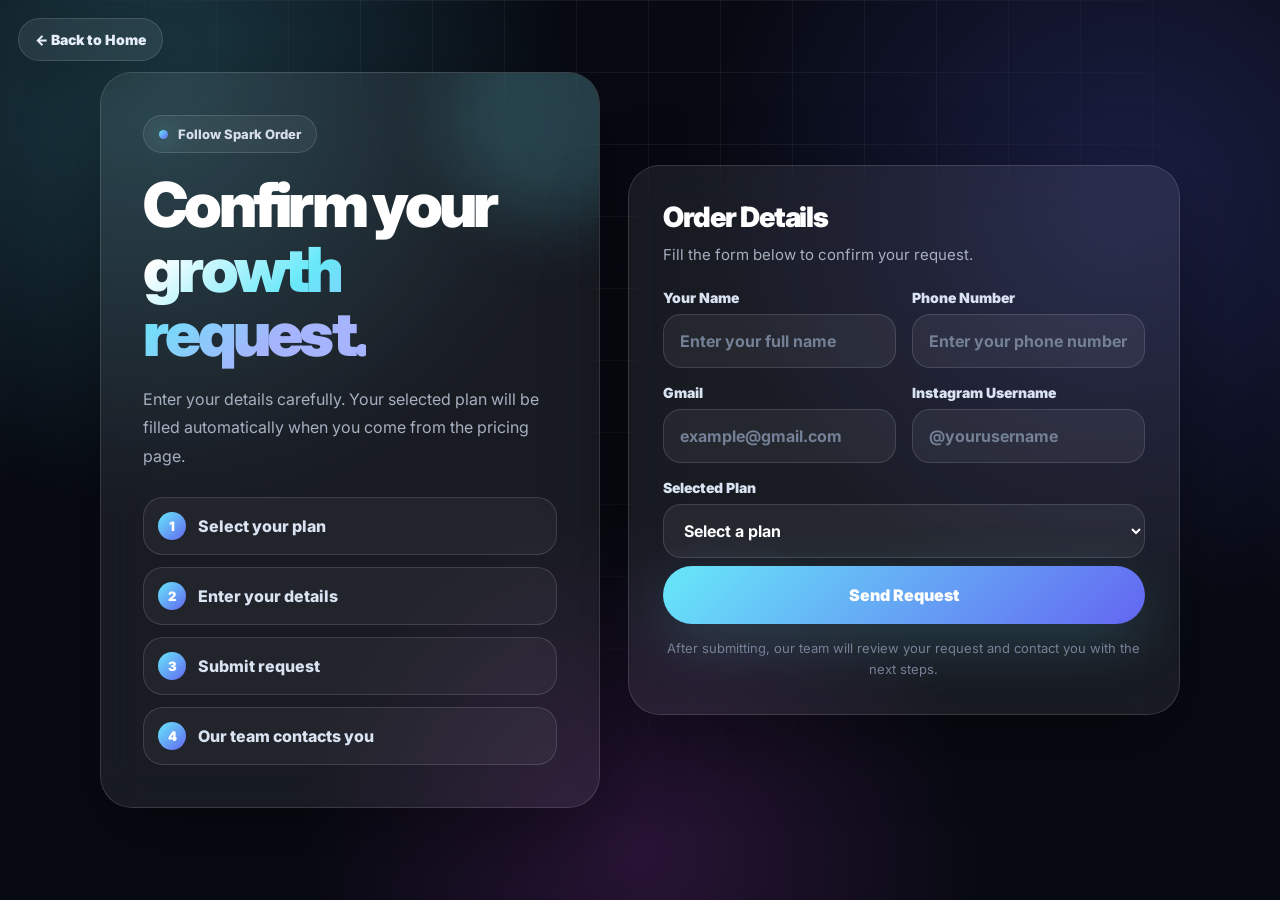
<file: contact.html>
<!DOCTYPE html>
<html lang="en">
<head>
  <meta charset="UTF-8" />
  <meta name="viewport" content="width=device-width, initial-scale=1.0" />
  <meta name="description" content="Follow Spark order confirmation form." />
  <title>Contact | Follow Spark</title>

  <link rel="preconnect" href="https://fonts.googleapis.com">
  <link rel="preconnect" href="https://fonts.gstatic.com" crossorigin>
  <link href="https://fonts.googleapis.com/css2?family=Inter:wght@400;500;600;700;800;900&display=swap" rel="stylesheet">

  <style>
    :root {
      --bg: #070a12;
      --card: rgba(255, 255, 255, 0.07);
      --text: #ffffff;
      --muted: #a7b0c0;
      --muted-2: #778197;
      --line: rgba(255, 255, 255, 0.13);
      --cyan: #67e8f9;
      --blue: #6366f1;
      --green: #86efac;
      --danger: #fb7185;
      --shadow: 0 24px 80px rgba(0, 0, 0, 0.35);
    }

    * {
      box-sizing: border-box;
      margin: 0;
      padding: 0;
    }

    body {
      min-height: 100vh;
      font-family: "Inter", system-ui, -apple-system, BlinkMacSystemFont, "Segoe UI", sans-serif;
      background: var(--bg);
      color: var(--text);
      overflow-x: hidden;
    }

    body::before {
      content: "";
      position: fixed;
      inset: 0;
      z-index: -3;
      background:
        radial-gradient(circle at 12% 10%, rgba(103, 232, 249, 0.22), transparent 30%),
        radial-gradient(circle at 88% 22%, rgba(99, 102, 241, 0.22), transparent 32%),
        radial-gradient(circle at 50% 95%, rgba(217, 70, 239, 0.16), transparent 32%),
        #070a12;
    }

    body::after {
      content: "";
      position: fixed;
      inset: 0;
      z-index: -2;
      background-image:
        linear-gradient(to right, rgba(255, 255, 255, 0.055) 1px, transparent 1px),
        linear-gradient(to bottom, rgba(255, 255, 255, 0.055) 1px, transparent 1px);
      background-size: 72px 72px;
      mask-image: radial-gradient(ellipse at top, black 22%, transparent 72%);
      pointer-events: none;
    }

    a {
      color: inherit;
      text-decoration: none;
    }

    .page {
      width: min(100% - 24px, 1080px);
      min-height: 100vh;
      margin: 0 auto;
      padding: 22px 0 42px;
      display: grid;
      align-items: center;
    }

    .back-btn {
      position: fixed;
      top: 18px;
      left: 18px;
      z-index: 10;
      display: inline-flex;
      align-items: center;
      gap: 10px;
      padding: 12px 16px;
      border: 1px solid var(--line);
      border-radius: 999px;
      background: rgba(255, 255, 255, 0.07);
      color: #e5edf8;
      font-size: 14px;
      font-weight: 900;
      backdrop-filter: blur(18px);
      box-shadow: 0 18px 55px rgba(0, 0, 0, 0.24);
      transition: 0.25s ease;
    }

    .back-btn:hover {
      transform: translateY(-2px);
      background: rgba(255, 255, 255, 0.11);
    }

    .contact-shell {
      display: grid;
      grid-template-columns: 1fr;
      gap: 24px;
      align-items: center;
      margin-top: 70px;
    }

    .intro-card,
    .form-card,
    .success-card {
      border: 1px solid var(--line);
      border-radius: 32px;
      background: var(--card);
      box-shadow: var(--shadow);
      backdrop-filter: blur(22px);
    }

    .intro-card {
      position: relative;
      overflow: hidden;
      padding: 32px;
    }

    .intro-card::before {
      content: "";
      position: absolute;
      width: 220px;
      height: 220px;
      right: -70px;
      top: -70px;
      border-radius: 50%;
      background: rgba(103, 232, 249, 0.18);
      filter: blur(35px);
    }

    .badge {
      position: relative;
      display: inline-flex;
      align-items: center;
      gap: 10px;
      padding: 10px 15px;
      border: 1px solid var(--line);
      border-radius: 999px;
      background: rgba(255, 255, 255, 0.06);
      color: #d8dfeb;
      font-size: 13px;
      font-weight: 800;
    }

    .dot {
      width: 9px;
      height: 9px;
      border-radius: 50%;
      background: linear-gradient(135deg, var(--cyan), var(--blue));
      box-shadow: 0 0 22px rgba(103, 232, 249, 0.75);
    }

    h1 {
      position: relative;
      margin-top: 20px;
      font-size: clamp(34px, 9vw, 62px);
      line-height: 1.04;
      letter-spacing: -0.06em;
      font-weight: 900;
    }

    .gradient-text {
      background: linear-gradient(135deg, #fff 8%, var(--cyan), #a5b4fc 75%);
      -webkit-background-clip: text;
      background-clip: text;
      color: transparent;
    }

    .intro-card p {
      position: relative;
      margin-top: 18px;
      color: var(--muted);
      line-height: 1.8;
      font-size: 16px;
    }

    .mini-steps {
      position: relative;
      display: grid;
      gap: 12px;
      margin-top: 26px;
    }

    .mini-step {
      display: flex;
      gap: 12px;
      align-items: center;
      padding: 14px;
      border: 1px solid var(--line);
      border-radius: 20px;
      background: rgba(255, 255, 255, 0.045);
      color: #d9e3f2;
      font-weight: 800;
    }

    .mini-step span {
      width: 28px;
      height: 28px;
      display: grid;
      place-items: center;
      flex: 0 0 28px;
      border-radius: 50%;
      background: linear-gradient(135deg, var(--cyan), var(--blue));
      color: #fff;
      font-size: 13px;
      font-weight: 900;
    }

    .form-card {
      padding: 24px;
    }

    .form-title {
      margin-bottom: 22px;
    }

    .form-title h2 {
      font-size: 28px;
      letter-spacing: -0.04em;
      font-weight: 900;
    }

    .form-title p {
      margin-top: 8px;
      color: var(--muted);
      line-height: 1.7;
      font-size: 15px;
    }

    .form-grid {
      display: grid;
      gap: 16px;
    }

    .field {
      display: grid;
      gap: 8px;
    }

    label {
      color: #d9e3f2;
      font-size: 14px;
      font-weight: 900;
    }

    input,
    select {
      width: 100%;
      min-height: 54px;
      border: 1px solid var(--line);
      border-radius: 18px;
      outline: none;
      background: rgba(255, 255, 255, 0.06);
      color: #fff;
      padding: 0 16px;
      font: inherit;
      font-weight: 700;
      transition: 0.25s ease;
    }

    select option {
      color: #0a1020;
    }

    input::placeholder {
      color: #738096;
    }

    input:focus,
    select:focus {
      border-color: rgba(103, 232, 249, 0.6);
      box-shadow: 0 0 0 4px rgba(103, 232, 249, 0.1);
      background: rgba(255, 255, 255, 0.085);
    }

    .error {
      display: none;
      color: var(--danger);
      font-size: 13px;
      font-weight: 800;
    }

    .field.invalid .error {
      display: block;
    }

    .field.invalid input,
    .field.invalid select {
      border-color: rgba(251, 113, 133, 0.75);
    }

    .send-btn {
      width: 100%;
      min-height: 58px;
      margin-top: 8px;
      border: 0;
      border-radius: 999px;
      background: linear-gradient(135deg, var(--cyan), var(--blue));
      color: #fff;
      font: inherit;
      font-weight: 900;
      cursor: pointer;
      box-shadow: 0 18px 60px rgba(103, 232, 249, 0.18);
      transition: 0.25s ease;
    }

    .send-btn:hover {
      transform: translateY(-2px);
    }

    .send-btn:disabled {
      opacity: 0.7;
      cursor: not-allowed;
      transform: none;
    }

    .note {
      margin-top: 14px;
      color: var(--muted-2);
      font-size: 13px;
      line-height: 1.6;
      text-align: center;
    }

    .success-card {
      display: none;
      padding: 30px;
      text-align: center;
    }

    .success-card.show {
      display: block;
      animation: fadeUp 0.45s ease both;
    }

    .success-icon {
      width: 72px;
      height: 72px;
      display: grid;
      place-items: center;
      margin: 0 auto 18px;
      border-radius: 50%;
      background: rgba(134, 239, 172, 0.13);
      color: var(--green);
      border: 1px solid rgba(134, 239, 172, 0.35);
      font-size: 34px;
      font-weight: 900;
    }

    .success-card h2 {
      font-size: 30px;
      letter-spacing: -0.04em;
      font-weight: 900;
    }

    .success-card p {
      margin: 12px auto 0;
      max-width: 520px;
      color: var(--muted);
      line-height: 1.8;
    }

    .success-details {
      margin-top: 22px;
      display: grid;
      gap: 10px;
      text-align: left;
    }

    .success-details div {
      padding: 13px 15px;
      border: 1px solid var(--line);
      border-radius: 18px;
      background: rgba(255, 255, 255, 0.045);
      color: #dce6f5;
      font-weight: 800;
      line-height: 1.5;
    }

    .success-details span {
      color: var(--cyan);
    }

    .success-actions {
      display: flex;
      flex-direction: column;
      gap: 12px;
      margin-top: 24px;
    }

    .action-btn {
      display: inline-flex;
      justify-content: center;
      align-items: center;
      min-height: 52px;
      padding: 13px 22px;
      border-radius: 999px;
      font-weight: 900;
      transition: 0.25s ease;
    }

    .action-primary {
      background: #fff;
      color: #071018;
    }

    .action-ghost {
      border: 1px solid var(--line);
      color: #fff;
      background: rgba(255, 255, 255, 0.06);
    }

    .action-btn:hover {
      transform: translateY(-2px);
    }

    @keyframes fadeUp {
      from {
        opacity: 0;
        transform: translateY(18px);
      }

      to {
        opacity: 1;
        transform: translateY(0);
      }
    }

    @media (min-width: 760px) {
      .page {
        width: min(100% - 48px, 1080px);
      }

      .form-card {
        padding: 32px;
      }

      .form-grid {
        grid-template-columns: repeat(2, 1fr);
      }

      .field.full {
        grid-column: span 2;
      }

      .success-actions {
        flex-direction: row;
        justify-content: center;
      }
    }

    @media (min-width: 1025px) {
      .contact-shell {
        grid-template-columns: 0.95fr 1.05fr;
        gap: 28px;
        margin-top: 0;
      }

      .intro-card {
        padding: 42px;
      }

      .form-card {
        padding: 34px;
      }
    }
  </style>
</head>
<body>
  <a class="back-btn" href="index.html">← Back to Home</a>

  <main class="page">
    <section class="contact-shell">
      <div class="intro-card">
        <span class="badge">
          <span class="dot"></span>
          Follow Spark Order
        </span>

        <h1>
          Confirm your
          <span class="gradient-text">growth request.</span>
        </h1>

        <p>
          Enter your details carefully. Your selected plan will be filled automatically when you come from the pricing page.
        </p>

        <div class="mini-steps">
          <div class="mini-step"><span>1</span> Select your plan</div>
          <div class="mini-step"><span>2</span> Enter your details</div>
          <div class="mini-step"><span>3</span> Submit request</div>
          <div class="mini-step"><span>4</span> Our team contacts you</div>
        </div>
      </div>

      <div>
        <form
          class="form-card"
          id="orderForm"
          action="https://formspree.io/f/mojyrale"
          method="POST"
        >
          <div class="form-title">
            <h2>Order Details</h2>
            <p>Fill the form below to confirm your request.</p>
          </div>

          <div class="form-grid">
            <div class="field" id="nameField">
              <label for="fullName">Your Name</label>
              <input id="fullName" name="Name" type="text" placeholder="Enter your full name" />
              <div class="error">Please enter your name.</div>
            </div>

            <div class="field" id="phoneField">
              <label for="phone">Phone Number</label>
              <input id="phone" name="Phone Number" type="tel" placeholder="Enter your phone number" />
              <div class="error">Please enter a valid phone number.</div>
            </div>

            <div class="field" id="gmailField">
              <label for="gmail">Gmail</label>
              <input id="gmail" name="Gmail" type="email" placeholder="example@gmail.com" />
              <div class="error">Please enter a valid Gmail address.</div>
            </div>

            <div class="field" id="instaField">
              <label for="instagram">Instagram Username</label>
              <input id="instagram" name="Instagram Username" type="text" placeholder="@yourusername" />
              <div class="error">Please enter your Instagram username.</div>
            </div>

<div class="field full" id="planField">
  <label for="plan">Selected Plan</label>

  <select id="plan" name="Selected Plan">
    <option value="">Select a plan</option>

    <optgroup label="Main Pricing Plans">
      <option value="Starter">Starter - ₹199</option>
      <option value="Growth">Growth - ₹499</option>
      <option value="Scale">Scale - ₹999</option>
    </optgroup>

    <optgroup label="Combo Plans">
      <option value="Mini Combo">Mini Combo - ₹49 | 100 followers + 100 likes on 1 reel + 10 comments</option>
      <option value="Creator Combo">Creator Combo - ₹99 | 500 followers + 100 likes across 5 reels + 10 comments</option>
      <option value="Pro Combo">Pro Combo - ₹149 | 1K followers + 100 likes across 10 reels + 10 comments + 50 repost</option>
    </optgroup>

    <optgroup label="Followers Plans">
      <option value="100 Followers">100 Followers - ₹29</option>
      <option value="500 Followers">500 Followers - ₹99</option>
      <option value="1K Followers">1K Followers - ₹199</option>
    </optgroup>

    <optgroup label="Likes Plans">
      <option value="100 Likes">100 Likes - ₹19</option>
      <option value="500 Likes">500 Likes - ₹69</option>
      <option value="1K Likes">1K Likes - ₹99</option>
    </optgroup>

    <optgroup label="Comments Plans">
      <option value="10 Comments">10 Comments - ₹19</option>
      <option value="50 Comments">50 Comments - ₹49</option>
      <option value="100 Comments">100 Comments - ₹99</option>
    </optgroup>

    <optgroup label="Custom">
      <option value="Custom Plan">Custom Plan - Team will contact you</option>
    </optgroup>
  </select>

  <div class="error">Please select your plan.</div>
</div>
          </div>

          <button class="send-btn" type="submit">Send Request</button>

          <p class="note">
            After submitting, our team will review your request and contact you with the next steps.
          </p>
        </form>

        <div class="success-card" id="successCard">
          <div class="success-icon">✓</div>

          <h2>Your order is confirmed.</h2>

          <p>
            Thank you for choosing Follow Spark. Your selected growth request has been received. Our team will contact you soon and guide you through the next process.
          </p>

          <div class="success-details">
            <div><span>Name:</span> <b id="confirmName">-</b></div>
            <div><span>Instagram:</span> <b id="confirmInstagram">-</b></div>
            <div><span>Plan:</span> <b id="confirmPlan">-</b></div>
          </div>

          <div class="success-actions">
            <a class="action-btn action-primary" href="index.html">Back to Home</a>
            <a class="action-btn action-ghost" href="pricing.html">View Plans</a>
          </div>
        </div>
      </div>
    </section>
  </main>

  <script>
    const params = new URLSearchParams(window.location.search);
    const selectedPlan = params.get("plan");

    const orderForm = document.getElementById("orderForm");
    const successCard = document.getElementById("successCard");

    const fullName = document.getElementById("fullName");
    const phone = document.getElementById("phone");
    const gmail = document.getElementById("gmail");
    const instagram = document.getElementById("instagram");
    const plan = document.getElementById("plan");

    const confirmName = document.getElementById("confirmName");
    const confirmInstagram = document.getElementById("confirmInstagram");
    const confirmPlan = document.getElementById("confirmPlan");

    const fields = {
      name: document.getElementById("nameField"),
      phone: document.getElementById("phoneField"),
      gmail: document.getElementById("gmailField"),
      instagram: document.getElementById("instaField"),
      plan: document.getElementById("planField"),
    };

    if (selectedPlan) {
      const cleanPlan = selectedPlan.trim();

      [...plan.options].forEach((option) => {
        if (option.value.toLowerCase() === cleanPlan.toLowerCase()) {
          plan.value = option.value;
        }
      });
    }

    function setInvalid(field, invalid) {
      if (invalid) {
        field.classList.add("invalid");
      } else {
        field.classList.remove("invalid");
      }
    }

    function validateForm() {
      const nameValid = fullName.value.trim().length >= 2;
      const phoneValid = /^[0-9+\-\s]{8,15}$/.test(phone.value.trim());
      const gmailValid = /^[^\s@]+@gmail\.com$/i.test(gmail.value.trim());
      const instagramValid = instagram.value.trim().replace("@", "").length >= 2;
      const planValid = plan.value.trim() !== "";

      setInvalid(fields.name, !nameValid);
      setInvalid(fields.phone, !phoneValid);
      setInvalid(fields.gmail, !gmailValid);
      setInvalid(fields.instagram, !instagramValid);
      setInvalid(fields.plan, !planValid);

      return nameValid && phoneValid && gmailValid && instagramValid && planValid;
    }

    orderForm.addEventListener("submit", async (event) => {
      event.preventDefault();

      if (!validateForm()) return;

      let instaValue = instagram.value.trim();

      if (!instaValue.startsWith("@")) {
        instaValue = "@" + instaValue;
      }

      instagram.value = instaValue;

      const submitButton = orderForm.querySelector(".send-btn");
      submitButton.textContent = "Sending...";
      submitButton.disabled = true;

      const formData = new FormData(orderForm);

      try {
        const response = await fetch(orderForm.action, {
          method: "POST",
          body: formData,
          headers: {
            Accept: "application/json",
          },
        });

        if (response.ok) {
          confirmName.textContent = fullName.value.trim();
          confirmInstagram.textContent = instaValue;
          confirmPlan.textContent = plan.options[plan.selectedIndex].text;

          orderForm.style.display = "none";
          successCard.classList.add("show");
          window.scrollTo({ top: 0, behavior: "smooth" });
        } else {
          alert("Something went wrong. Please try again.");
          submitButton.textContent = "Send Request";
          submitButton.disabled = false;
        }
      } catch (error) {
        alert("Network error. Please check your internet and try again.");
        submitButton.textContent = "Send Request";
        submitButton.disabled = false;
      }
    });
  </script>
</body>
</html>
</file>
